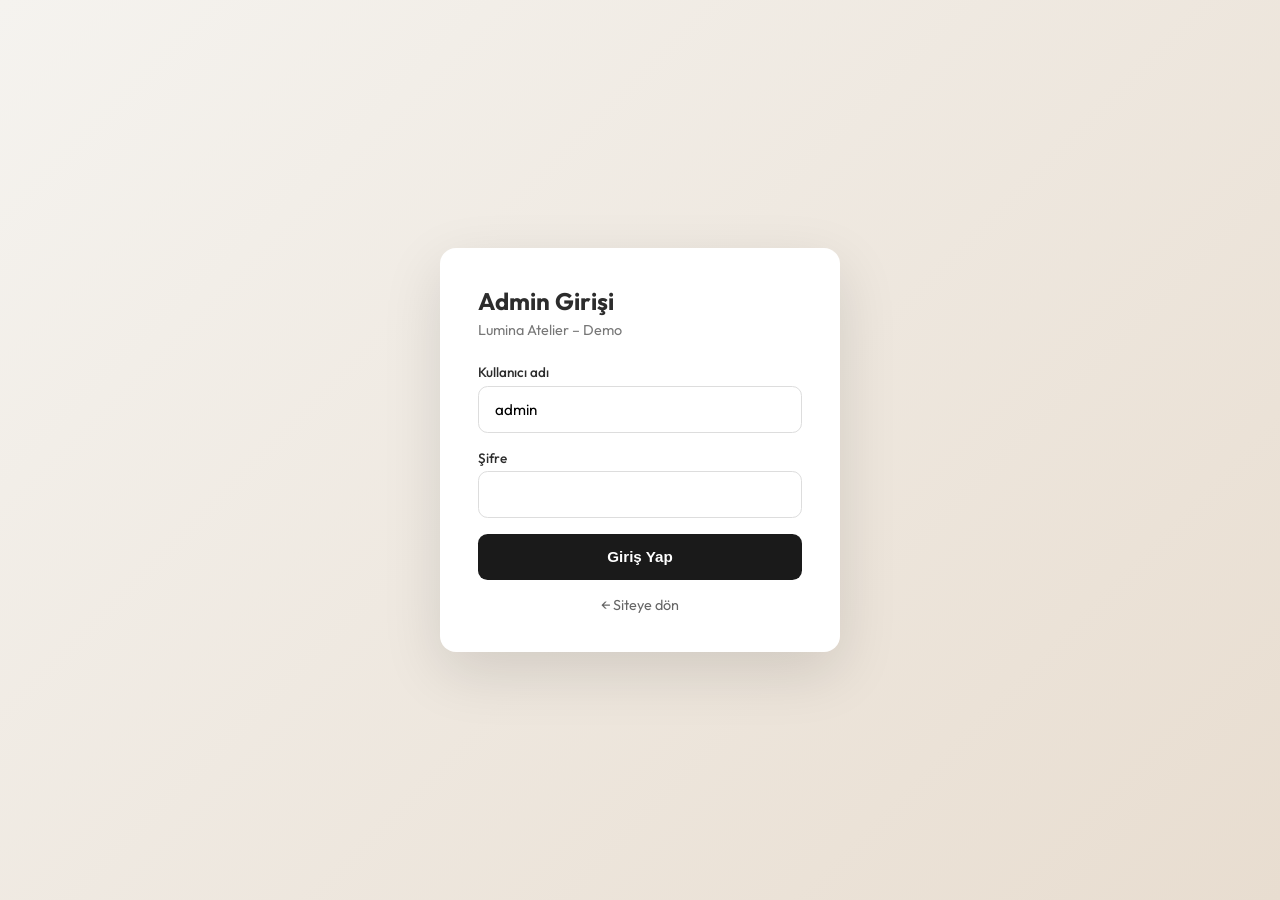
<file: admin/index.html>
<!DOCTYPE html>
<html lang="tr">
<head>
  <meta charset="UTF-8">
  <meta name="viewport" content="width=device-width, initial-scale=1.0">
  <title>Admin | Lumina Atelier</title>
  <link href="https://fonts.googleapis.com/css2?family=Outfit:wght@400;500;600&display=swap" rel="stylesheet">
  <link rel="stylesheet" href="../assets/css/admin.css">
</head>
<body>
  <div id="login-screen" class="login-screen">
    <div class="login-box">
      <h1>Admin Girişi</h1>
      <p class="sub">Lumina Atelier – Demo</p>
      <div id="login-error" class="error" hidden></div>
      <form id="login-form">
        <label>Kullanıcı adı</label>
        <input type="text" id="login-user" value="admin" required>
        <label>Şifre</label>
        <input type="password" id="login-pass" required>
        <button type="submit">Giriş Yap</button>
      </form>
      <a href="../index.html" class="back-link">← Siteye dön</a>
      </div>
  </div>

  <div id="dashboard" class="dashboard" hidden>
    <aside class="sidebar">
      <div class="sidebar-brand">LUMINA Admin</div>
      <nav class="sidebar-nav">
        <button data-tab="general" class="active">Genel</button>
        <button data-tab="colors">Renkler</button>
        <button data-tab="hero">Hero</button>
        <button data-tab="services">Hizmetler</button>
        <button data-tab="gallery">Galeri</button>
        <button data-tab="about">Hakkımızda</button>
        <button data-tab="testimonials">Yorumlar</button>
        <button data-tab="seo">SEO & Sosyal</button>
        <button data-tab="backup">Yedek / Dışa Aktar</button>
      </nav>
      <div class="sidebar-footer">
        <a href="../index.html" target="_blank">Siteyi Görüntüle</a>
        <button id="btn-logout">Çıkış</button>
      </div>
    </aside>

    <main class="main">
      <header class="main-header">
        <h2 id="tab-title">Genel Ayarlar</h2>
        <div class="header-actions">
          <button id="btn-reset" class="btn-outline">Varsayılana Sıfırla</button>
          <button id="btn-save" class="btn-primary">Kaydet</button>
        </div>
      </header>

      <div class="notice">
        Değişiklikler bu tarayıcıda localStorage’a kaydedilir ve hemen yansır. Diğer ziyaretçiler veya cihazlar için JSON export + dosya güncellemesi gerekir.
      </div>

      <!-- GENERAL -->
      <section class="tab-panel active" data-panel="general">
        <div class="form-grid">
          <div class="field"><label>Firma Adı</label><input type="text" data-path="business.name"></div>
          <div class="field"><label>Logo Metni</label><input type="text" data-path="business.logoText"></div>
          <div class="field full"><label>Slogan / Tagline</label><input type="text" data-path="business.tagline"></div>
          <div class="field"><label>Telefon</label><input type="text" data-path="business.phone"></div>
          <div class="field"><label>WhatsApp (90532...)</label><input type="text" data-path="business.whatsapp"></div>
          <div class="field"><label>E-posta</label><input type="email" data-path="business.email"></div>
          <div class="field full"><label>Adres</label><input type="text" data-path="business.address"></div>
          <div class="field full"><label>Çalışma Saatleri</label><input type="text" data-path="business.hours"></div>
          <div class="field full">
            <label>Logo Yükle (max 1.5 MB)</label>
            <input type="file" id="logo-upload" accept="image/*">
            <div id="logo-preview" class="img-preview"></div>
          </div>
        </div>
      </section>

      <!-- COLORS -->
      <section class="tab-panel" data-panel="colors">
        <div class="presets">
          <button type="button" data-preset="elegant">Elegant Gold</button>
          <button type="button" data-preset="rose">Rose Champagne</button>
          <button type="button" data-preset="ivory">Pure Ivory</button>
        </div>
        <div class="form-grid colors-grid">
          <div class="field"><label>Primary</label><input type="color" data-path="colors.primary"></div>
          <div class="field"><label>Primary Dark</label><input type="color" data-path="colors.primaryDark"></div>
          <div class="field"><label>Secondary</label><input type="color" data-path="colors.secondary"></div>
          <div class="field"><label>Accent</label><input type="color" data-path="colors.accent"></div>
          <div class="field"><label>Text</label><input type="color" data-path="colors.text"></div>
          <div class="field"><label>Text Light</label><input type="color" data-path="colors.textLight"></div>
          <div class="field"><label>Background</label><input type="color" data-path="colors.bg"></div>
          <div class="field"><label>Dark</label><input type="color" data-path="colors.dark"></div>
        </div>
        <div class="live-preview" id="color-preview">
          <div class="preview-card">
            <span class="preview-label">Önizleme</span>
            <h3>Başlık Örneği</h3>
            <p>Bu metin seçilen renklerle görünür.</p>
            <button class="preview-btn">Buton</button>
          </div>
        </div>
      </section>

      <!-- HERO -->
      <section class="tab-panel" data-panel="hero">
        <div class="form-grid">
          <div class="field full"><label>Başlık</label><input type="text" data-path="hero.title"></div>
          <div class="field full"><label>Alt Yazı</label><textarea data-path="hero.subtitle" rows="3"></textarea></div>
          <div class="field"><label>Buton Metni</label><input type="text" data-path="hero.ctaText"></div>
          <div class="field"><label>Buton Linki</label><input type="text" data-path="hero.ctaLink"></div>
          <div class="field full">
            <label>Hero Görseli (URL veya yükle)</label>
            <input type="text" data-path="hero.image" placeholder="https://...">
            <input type="file" id="hero-upload" accept="image/*" style="margin-top:.5rem">
          </div>
        </div>
      </section>

      <!-- SERVICES -->
      <section class="tab-panel" data-panel="services">
        <div id="services-list"></div>
        <button type="button" id="add-service" class="btn-outline">+ Hizmet Ekle</button>
      </section>

      <!-- GALLERY -->
      <section class="tab-panel" data-panel="gallery">
        <div id="gallery-list"></div>
        <div class="field" style="margin-top:1rem">
          <label>Yeni görsel ekle (URL)</label>
          <div style="display:flex;gap:.5rem">
            <input type="text" id="new-gallery-url" placeholder="https://...">
            <button type="button" id="add-gallery" class="btn-primary">Ekle</button>
          </div>
          <input type="file" id="gallery-upload" accept="image/*" style="margin-top:.5rem">
        </div>
      </section>

      <!-- ABOUT -->
      <section class="tab-panel" data-panel="about">
        <div class="form-grid">
          <div class="field full"><label>Başlık</label><input type="text" data-path="about.title"></div>
          <div class="field full"><label>Metin</label><textarea data-path="about.text" rows="4"></textarea></div>
          <div class="field full"><label>Özellikler (her satır bir madde)</label><textarea id="about-features-text" rows="4"></textarea></div>
          <div class="field full"><label>Görsel URL</label><input type="text" data-path="about.image"></div>
        </div>
      </section>

      <!-- TESTIMONIALS -->
      <section class="tab-panel" data-panel="testimonials">
        <div id="testi-list"></div>
        <button type="button" id="add-testi" class="btn-outline">+ Yorum Ekle</button>
      </section>

      <!-- SEO -->
      <section class="tab-panel" data-panel="seo">
        <div class="form-grid">
          <div class="field full"><label>SEO Başlık</label><input type="text" data-path="seo.title"></div>
          <div class="field full"><label>SEO Açıklama</label><textarea data-path="seo.description" rows="2"></textarea></div>
          <div class="field"><label>Instagram URL</label><input type="text" data-path="business.social.instagram"></div>
          <div class="field"><label>Facebook URL</label><input type="text" data-path="business.social.facebook"></div>
          <div class="field"><label>TikTok URL</label><input type="text" data-path="business.social.tiktok"></div>
        </div>
      </section>

      <!-- BACKUP -->
      <section class="tab-panel" data-panel="backup">
        <p>Yapılandırmayı JSON olarak indir. Bu dosyayı başka bir cihazda import ederek aynı ayarları yükleyebilirsin.</p>
        <div style="display:flex;gap:1rem;margin:1.5rem 0;flex-wrap:wrap">
          <button type="button" id="btn-export" class="btn-primary">JSON Dışa Aktar</button>
          <label class="btn-outline" style="cursor:pointer">
            JSON İçe Aktar
            <input type="file" id="import-file" accept=".json" hidden>
          </label>
        </div>
        <div class="notice">
          <strong>Yayınlama notu:</strong> localStorage sadece bu tarayıcıda çalışır. Canlı site için JSON’u indirip geliştiriciye vererek defaults.js dosyasını güncellemesini isteyin veya sunucuya statik dosya olarak deploy edin.
        </div>
      </section>

      <div id="save-toast" class="toast" hidden>Kaydedildi</div>
    </main>
  </div>

  <script src="../assets/js/defaults.js"></script>
  <script src="../assets/js/storage.js"></script>
  <script src="../assets/js/admin.js"></script>
</body>
</html>
</file>
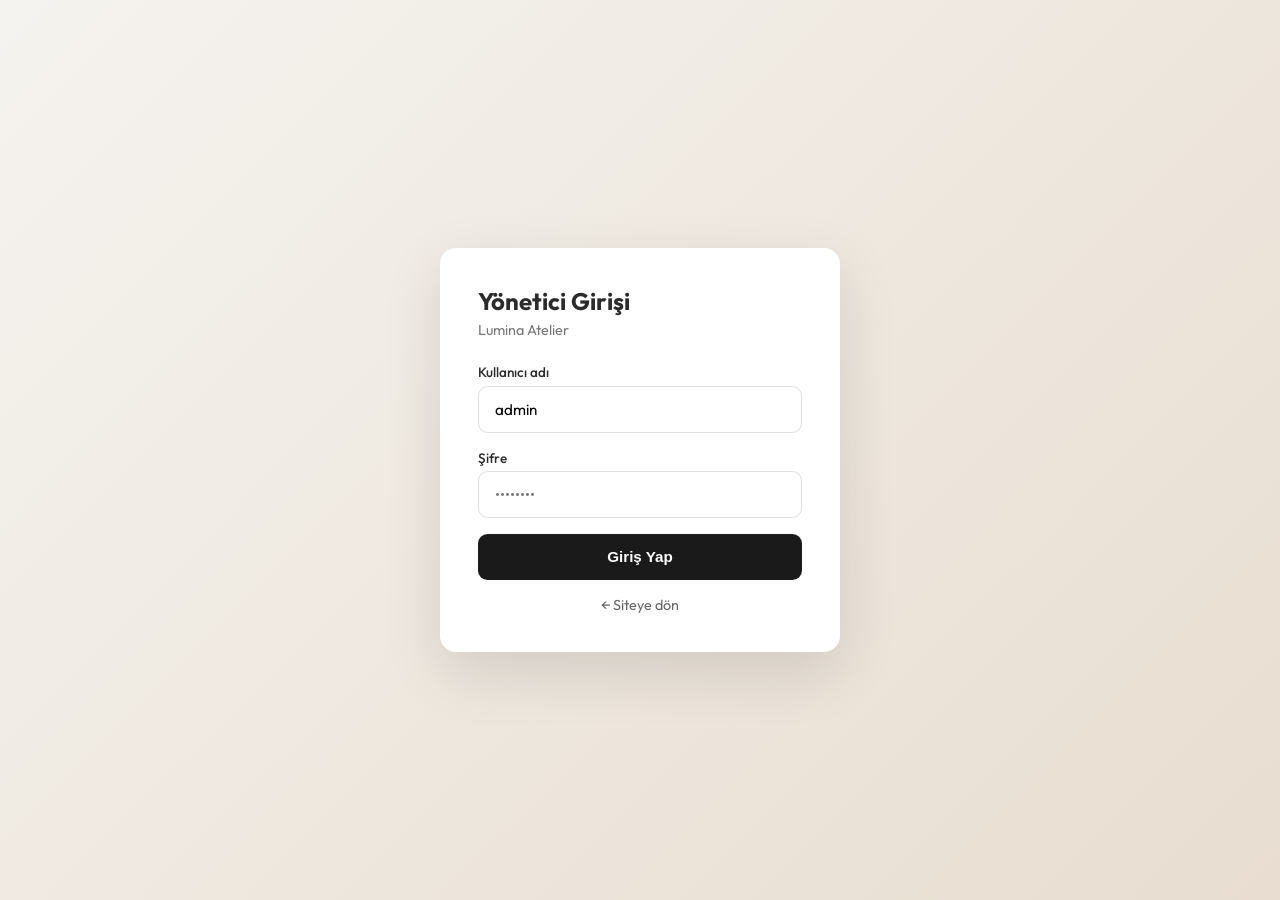
<file: admin.html>
<!DOCTYPE html>
<html lang="tr">
<head>
  <meta charset="UTF-8">
  <meta name="viewport" content="width=device-width, initial-scale=1.0">
  <title>Admin | Lumina Atelier</title>
  <link href="https://fonts.googleapis.com/css2?family=Outfit:wght@400;500;600;700&display=swap" rel="stylesheet">
  <link rel="stylesheet" href="assets/css/admin.css">
</head>
<body>
  <div id="login-screen" class="login-screen">
    <div class="login-box">
      <h1>Yönetici Girişi</h1>
      <p class="sub">Lumina Atelier</p>
      <div id="login-error" class="error" hidden></div>
      <form id="login-form">
        <label>Kullanıcı adı</label>
        <input type="text" id="login-user" value="admin" required>
        <label>Şifre</label>
        <input type="password" id="login-pass" placeholder="••••••••" required>
        <button type="submit">Giriş Yap</button>
      </form>
      <a href="index.html" class="back-link">← Siteye dön</a>
    </div>
  </div>

  <div id="dashboard" class="dashboard" hidden>
    <aside class="sidebar">
      <div class="sidebar-brand">LUMINA Admin</div>
      <nav class="sidebar-nav">
        <button data-tab="general" class="active">Genel</button>
        <button data-tab="colors">Renkler</button>
        <button data-tab="hero">Hero</button>
        <button data-tab="services">Hizmetler</button>
        <button data-tab="gallery">Galeri</button>
        <button data-tab="about">Hakkımızda</button>
        <button data-tab="testimonials">Yorumlar</button>
        <button data-tab="seo">SEO & Sosyal</button>
        <button data-tab="backup">Yedek</button>
      </nav>
      <div class="sidebar-footer">
        <a href="index.html" target="_blank">↗ Siteyi Görüntüle</a>
        <button id="btn-logout">Çıkış Yap</button>
      </div>
    </aside>

    <main class="main">
      <header class="main-header">
        <div>
          <h2 id="tab-title">Genel Ayarlar</h2>
          <p class="subtitle">Her değişiklik otomatik kaydedilir</p>
        </div>
        <div class="header-actions">
          <button id="btn-reset" class="btn-outline">Sıfırla</button>
          <button id="btn-save" class="btn-primary">Kaydet</button>
        </div>
      </header>

      <div class="notice">
        <strong>ℹ Bilgi:</strong> Değişiklikler bu tarayıcının localStorage'ına yazılır ve aynı tarayıcıda siteyi yenilediğinde yansır. Başka ziyaretçiler için "Yedek" sekmesinden JSON indirip <code>defaults.js</code> dosyasını güncellemen gerekir.
      </div>

      <section class="tab-panel active" data-panel="general">
        <div class="section-intro">
          <strong>Firma & İletişim Bilgileri</strong>
          Bu alandaki bilgiler sitenin navbar, footer ve iletişim bölümünde görünür. Logo metni boşsa firma adı kullanılır.
        </div>
        <div class="form-grid">
          <div class="field"><label>Firma Adı</label><input type="text" data-path="business.name"><small class="field-help">Footer telif hakkı ve SEO başlığında kullanılır.</small></div>
          <div class="field"><label>Logo Metni</label><input type="text" data-path="business.logoText"><small class="field-help">Navbar'da görünen marka yazısı.</small></div>
          <div class="field full"><label>Slogan</label><input type="text" data-path="business.tagline"></div>
          <div class="field"><label>Telefon</label><input type="text" data-path="business.phone"></div>
          <div class="field"><label>WhatsApp (905XX…)</label><input type="text" data-path="business.whatsapp"></div>
          <div class="field"><label>E-posta</label><input type="email" data-path="business.email"></div>
          <div class="field"><label>Çalışma Saatleri</label><input type="text" data-path="business.hours"></div>
          <div class="field full"><label>Adres</label><input type="text" data-path="business.address"></div>
          <div class="field full">
            <label>Logo Görseli (opsiyonel)</label>
            <input type="file" id="logo-upload" accept="image/*">
            <small class="field-help">Yüklersen navbar'da metin yerine bu görsel görünür.</small>
            <div id="logo-preview" class="img-preview"></div>
          </div>
        </div>
      </section>

      <section class="tab-panel" data-panel="colors">
        <div class="section-intro">
          <strong>Tema Presetleri</strong>
          Tek tıkla tüm sitenin renk paletini değiştirir. Navbar, footer, sidebar, buton ve metin renkleri otomatik uyum sağlar.
        </div>

        <div class="theme-presets">
          <button type="button" class="theme-card" data-preset="elegant">
            <div class="theme-swatches">
              <span style="background:#C9A87C"></span>
              <span style="background:#FDFBF8"></span>
              <span style="background:#1A1A1A"></span>
            </div>
            <strong>Elegant Gold</strong>
            <small>Krem · Şampanya · Altın</small>
          </button>
          <button type="button" class="theme-card" data-preset="rose">
            <div class="theme-swatches">
              <span style="background:#D4A5A5"></span>
              <span style="background:#FDF8F8"></span>
              <span style="background:#2A1F1F"></span>
            </div>
            <strong>Rose Champagne</strong>
            <small>Pudra · Gül · Şeftali</small>
          </button>
          <button type="button" class="theme-card" data-preset="modern">
            <div class="theme-swatches">
              <span style="background:#E84A7F"></span>
              <span style="background:#241528"></span>
              <span style="background:#0D080E"></span>
            </div>
            <strong>Modern Dark</strong>
            <small>Pembe · Erik · Gece</small>
          </button>
          <button type="button" class="theme-card" data-preset="clinic">
            <div class="theme-swatches">
              <span style="background:#2A9D8F"></span>
              <span style="background:#F7FBFA"></span>
              <span style="background:#0F1F1C"></span>
            </div>
            <strong>Clinic Sage</strong>
            <small>Adaçayı · Teal · Klinik</small>
          </button>
        </div>

        <div class="colors-section-title">Marka & Vurgu</div>
        <div class="form-grid colors-grid">
          <div class="field"><label>Primary (ana vurgu)</label><input type="color" data-path="colors.primary"></div>
          <div class="field"><label>Primary Dark (hover)</label><input type="color" data-path="colors.primaryDark"></div>
          <div class="field"><label>Accent (kenarlık)</label><input type="color" data-path="colors.accent"></div>
        </div>

        <div class="colors-section-title">Arka Planlar</div>
        <div class="form-grid colors-grid">
          <div class="field"><label>Sayfa Arka Planı</label><input type="color" data-path="colors.bg"></div>
          <div class="field"><label>Kart / Panel</label><input type="color" data-path="colors.card"></div>
          <div class="field"><label>Secondary (ara bölüm)</label><input type="color" data-path="colors.secondary"></div>
          <div class="field"><label>Dark (başlık/footer)</label><input type="color" data-path="colors.dark"></div>
        </div>

        <div class="colors-section-title">Metin</div>
        <div class="form-grid colors-grid">
          <div class="field"><label>Ana Metin</label><input type="color" data-path="colors.text"></div>
          <div class="field"><label>Soluk Metin</label><input type="color" data-path="colors.textLight"></div>
        </div>

        <div class="colors-section-title">Navbar & Footer (opsiyonel override)</div>
        <div class="form-grid colors-grid">
          <div class="field"><label>Navbar Arka Planı</label><input type="text" data-path="colors.navbarBg" placeholder="rgba(...) veya #hex"></div>
          <div class="field"><label>Footer Arka Planı</label><input type="color" data-path="colors.footerBg"></div>
          <div class="field"><label>Footer Vurgu</label><input type="color" data-path="colors.footerText"></div>
        </div>

        <div class="live-preview">
          <div class="preview-card">
            <span class="preview-label">Canlı Önizleme</span>
            <h3>Başlık Örneği</h3>
            <p>Bu metin seçilen renklerle görünür.</p>
            <button class="preview-btn">Buton</button>
          </div>
        </div>
      </section>

      <section class="tab-panel" data-panel="hero">
        <div class="section-intro"><strong>Hero (Anasayfa Üst Bölümü)</strong>Sitenin ilk gördüğü alandır. Görsel URL'sini değiştir veya dosya yükle.</div>
        <div class="form-grid">
          <div class="field full"><label>Başlık</label><input type="text" data-path="hero.title"></div>
          <div class="field full"><label>Alt Yazı</label><textarea data-path="hero.subtitle" rows="3"></textarea></div>
          <div class="field"><label>Buton Metni</label><input type="text" data-path="hero.ctaText"></div>
          <div class="field"><label>Buton Linki</label><input type="text" data-path="hero.ctaLink"></div>
          <div class="field full">
            <label>Hero Görseli (URL)</label>
            <input type="text" data-path="hero.image" placeholder="https://...">
            <input type="file" id="hero-upload" accept="image/*" style="margin-top:.5rem">
            <small class="field-help">Önerilen: en az 1600x1000, yatay fotoğraf.</small>
          </div>
        </div>
      </section>

      <section class="tab-panel" data-panel="services">
        <div class="section-intro"><strong>Hizmetler</strong>Her hizmet kart olarak sitede görünür. "Görünür" işaretini kaldırırsan sitede saklanır.</div>
        <div id="services-list"></div>
        <button type="button" id="add-service" class="btn-outline">+ Yeni Hizmet Ekle</button>
      </section>

      <section class="tab-panel" data-panel="gallery">
        <div class="section-intro"><strong>Galeri</strong>Sıralama önemlidir — ilk görsel büyük olarak gösterilir.</div>
        <div id="gallery-list"></div>
        <div class="field" style="margin-top:1.2rem">
          <label>Yeni Görsel URL</label>
          <div style="display:flex;gap:.5rem">
            <input type="text" id="new-gallery-url" placeholder="https://...">
            <button type="button" id="add-gallery" class="btn-primary">Ekle</button>
          </div>
          <label style="margin-top:.8rem">veya dosya yükle</label>
          <input type="file" id="gallery-upload" accept="image/*">
        </div>
      </section>

      <section class="tab-panel" data-panel="about">
        <div class="section-intro"><strong>Hakkımızda</strong>Özellikler listesi her satıra bir madde olacak şekilde girilir.</div>
        <div class="form-grid">
          <div class="field full"><label>Başlık</label><input type="text" data-path="about.title"></div>
          <div class="field full"><label>Açıklama</label><textarea data-path="about.text" rows="5"></textarea></div>
          <div class="field full"><label>Özellikler (her satır bir madde)</label><textarea id="about-features-text" rows="5"></textarea></div>
          <div class="field full"><label>Görsel URL</label><input type="text" data-path="about.image"></div>
        </div>
      </section>

      <section class="tab-panel" data-panel="testimonials">
        <div class="section-intro"><strong>Yorumlar</strong>Ziyaretçi yorumları "onay bekliyor" durumunda gelir. "Onaylı" kutusunu işaretlersen sitede görünür.</div>
        <div id="testi-list"></div>
        <button type="button" id="add-testi" class="btn-outline">+ Yeni Yorum Ekle</button>
      </section>

      <section class="tab-panel" data-panel="seo">
        <div class="section-intro"><strong>SEO & Sosyal Medya</strong>Arama motoru sonuçlarında ve paylaşımlarda görünen bilgiler.</div>
        <div class="form-grid">
          <div class="field full"><label>Sayfa Başlığı</label><input type="text" data-path="seo.title"></div>
          <div class="field full"><label>Meta Açıklama</label><textarea data-path="seo.description" rows="2"></textarea></div>
          <div class="field"><label>Instagram URL</label><input type="text" data-path="business.social.instagram"></div>
          <div class="field"><label>Facebook URL</label><input type="text" data-path="business.social.facebook"></div>
          <div class="field"><label>TikTok URL</label><input type="text" data-path="business.social.tiktok"></div>
        </div>
      </section>

      <section class="tab-panel" data-panel="backup">
        <div class="section-intro"><strong>Yedekle & İçe Aktar</strong>JSON dosyası tüm ayarları içerir.</div>
        <div style="display:flex;gap:1rem;margin:1.5rem 0;flex-wrap:wrap">
          <button type="button" id="btn-export" class="btn-primary">⬇ JSON İndir</button>
          <label class="btn-outline" style="cursor:pointer">
            ⬆ JSON Yükle
            <input type="file" id="import-file" accept=".json" hidden>
          </label>
        </div>
        <div class="notice">
          <strong>Yayınlama notu:</strong> localStorage sadece bu tarayıcıda çalışır. Canlı site için JSON'u indirip <code>defaults.js</code>'i güncelleyerek sunucuya yeniden deploy etmen gerekir.
        </div>
      </section>

      <div id="save-toast" class="toast" hidden>Kaydedildi</div>
    </main>
  </div>

  <script src="assets/js/defaults.js"></script>
  <script src="assets/js/storage.js"></script>
  <script src="assets/js/admin.js"></script>
</body>
</html>
</file>
<file: assets/css/admin.css>
[hidden] { display: none !important; }
* { box-sizing: border-box; margin: 0; padding: 0; }
body { font-family: 'Outfit', system-ui, sans-serif; background: #f5f3ef; color: #2c2c2c; min-height: 100vh; }

.login-screen { min-height: 100vh; display: flex; align-items: center; justify-content: center; padding: 1.5rem; background: linear-gradient(135deg, #f5f3ef, #e8ddd0); }
.login-box { background: #fff; border-radius: 1rem; padding: 2.4rem; width: 100%; max-width: 400px; box-shadow: 0 20px 60px rgba(0,0,0,.12); }
.login-box h1 { font-size: 1.5rem; margin-bottom: .3rem; }
.sub { color: #777; font-size: .9rem; margin-bottom: 1.5rem; }
.login-box label { display: block; font-size: .85rem; font-weight: 500; margin-bottom: .3rem; }
.login-box input { width: 100%; padding: .8rem 1rem; border: 1px solid #ddd; border-radius: .6rem; margin-bottom: 1rem; font-family: inherit; font-size: .95rem; }
.login-box button { width: 100%; padding: .9rem; background: #1a1a1a; color: #fff; border: none; border-radius: .6rem; font-weight: 600; cursor: pointer; font-size: .95rem; }
.login-box button:hover { background: #333; }
.error { background: #fee2e2; color: #991b1b; padding: .7rem; border-radius: .5rem; margin-bottom: 1rem; font-size: .9rem; }
.back-link { display: block; text-align: center; margin-top: 1rem; color: #666; font-size: .9rem; text-decoration: none; }
.back-link:hover { color: #000; }

.dashboard { display: none; min-height: 100vh; }
.dashboard.is-open { display: flex; }
.sidebar { width: 260px; background: #141414; color: #eee; display: flex; flex-direction: column; flex-shrink: 0; }
.sidebar-brand { padding: 1.5rem 1.4rem; font-weight: 700; letter-spacing: .15em; font-size: .95rem; border-bottom: 1px solid #2a2a2a; }
.sidebar-nav { flex: 1; padding: 1rem 0; overflow-y: auto; }
.sidebar-nav button { display: flex; align-items: center; gap: .6rem; width: 100%; text-align: left; padding: .75rem 1.4rem; background: none; border: none; color: #999; font-family: inherit; font-size: .92rem; cursor: pointer; transition: all .2s; }
.sidebar-nav button::before { content: "›"; font-size: 1.1rem; opacity: .5; }
.sidebar-nav button:hover { background: #1f1f1f; color: #fff; }
.sidebar-nav button.active { background: #262626; color: #E8C57A; }
.sidebar-nav button.active::before { opacity: 1; color: #E8C57A; }
.sidebar-footer { padding: 1rem 1.4rem; border-top: 1px solid #2a2a2a; }
.sidebar-footer a { color: #E8C57A; font-size: .85rem; text-decoration: none; display: block; margin-bottom: .7rem; }
.sidebar-footer button { background: none; border: 1px solid #444; color: #ccc; padding: .5rem .9rem; border-radius: .4rem; cursor: pointer; font-size: .85rem; width: 100%; }
.sidebar-footer button:hover { border-color: #dc2626; color: #fca5a5; }

.main { flex: 1; padding: 1.8rem 2.2rem; overflow-y: auto; }
.main-header { display: flex; justify-content: space-between; align-items: center; margin-bottom: 1.5rem; flex-wrap: wrap; gap: .8rem; padding-bottom: 1.2rem; border-bottom: 1px solid #e5e0d8; }
.main-header h2 { font-size: 1.5rem; font-weight: 600; }
.main-header .subtitle { font-size: .88rem; color: #888; margin-top: .2rem; }
.header-actions { display: flex; gap: .6rem; }
.btn-primary, .btn-outline { padding: .65rem 1.3rem; border-radius: .5rem; font-weight: 500; font-size: .9rem; cursor: pointer; border: none; font-family: inherit; transition: all .2s; }
.btn-primary { background: #141414; color: #fff; }
.btn-primary:hover { background: #333; }
.btn-outline { background: #fff; border: 1px solid #d5cec1; color: #444; }
.btn-outline:hover { border-color: #999; }

.notice { background: #fef9e7; border: 1px solid #f0c040; color: #7a5c00; padding: .9rem 1.1rem; border-radius: .6rem; font-size: .88rem; margin-bottom: 1.5rem; line-height: 1.5; }
.notice strong { color: #5a4400; }

.tab-panel { display: none; }
.tab-panel.active { display: block; animation: fadeIn .3s ease; }
@keyframes fadeIn { from { opacity: 0; transform: translateY(4px); } to { opacity: 1; transform: none; } }

.section-intro { background: #f9f7f3; border-left: 3px solid #E8C57A; padding: 1rem 1.2rem; border-radius: .4rem; margin-bottom: 1.5rem; font-size: .88rem; color: #555; line-height: 1.6; }
.section-intro strong { color: #1a1a1a; display: block; margin-bottom: .3rem; font-size: .95rem; }

.form-grid { display: grid; grid-template-columns: 1fr 1fr; gap: 1.2rem; }
.field.full { grid-column: 1 / -1; }
.field label { display: block; font-size: .84rem; font-weight: 500; margin-bottom: .35rem; color: #333; }
.field-help { display: block; font-size: .75rem; color: #888; margin-top: .35rem; line-height: 1.4; }
.field input[type="text"], .field input[type="email"], .field input[type="color"], .field input[type="number"], .field textarea, .field select { width: 100%; padding: .7rem .9rem; border: 1px solid #ddd; border-radius: .5rem; font-family: inherit; font-size: .92rem; background: #fff; transition: border-color .2s; }
.field input:focus, .field textarea:focus, .field select:focus { outline: none; border-color: #141414; }
.field input[type="color"] { height: 46px; padding: .25rem; cursor: pointer; }
.colors-grid { grid-template-columns: repeat(auto-fit, minmax(160px, 1fr)); }

.img-preview { margin-top: .5rem; }
.img-preview img { max-height: 80px; max-width: 180px; object-fit: contain; border-radius: .4rem; border: 1px solid #eee; background: #fff; }
.gallery-thumb { width: 80px; height: 60px; object-fit: cover; border-radius: .4rem; flex-shrink: 0; background: #eee; }

.live-preview { margin-top: 1.5rem; }
.preview-card { background: var(--preview-bg, #FDFBF8); border: 1px solid #e5e0d8; border-radius: 1rem; padding: 1.5rem; max-width: 340px; }
.preview-card h3 { color: var(--preview-text, #2c2c2c); margin: .5rem 0; font-family: inherit; }
.preview-card p { color: var(--preview-text-light, #6b6b6b); font-size: .9rem; }
.preview-btn { margin-top: .8rem; padding: .5rem 1.2rem; background: var(--preview-primary, #C9A87C); border: none; border-radius: 999px; color: #1a1a1a; font-weight: 500; cursor: default; font-family: inherit; }
.preview-label { font-size: .72rem; text-transform: uppercase; letter-spacing: .12em; color: #999; font-weight: 600; }

/* ---- Theme preset cards ---- */
.theme-presets { display: grid; grid-template-columns: repeat(auto-fit, minmax(180px, 1fr)); gap: 1rem; margin-bottom: 2rem; }
.theme-card { background: #fff; border: 2px solid #e5e0d8; border-radius: .8rem; padding: 1rem; cursor: pointer; transition: all .25s; text-align: left; font-family: inherit; }
.theme-card:hover { border-color: #141414; transform: translateY(-2px); box-shadow: 0 8px 20px rgba(0,0,0,.08); }
.theme-card.active { border-color: #141414; box-shadow: 0 0 0 3px rgba(20,20,20,.1); }
.theme-swatches { display: flex; gap: .35rem; margin-bottom: .8rem; height: 40px; }
.theme-swatches span { flex: 1; border-radius: .35rem; border: 1px solid rgba(0,0,0,.06); }
.theme-card strong { display: block; font-size: .92rem; color: #1a1a1a; margin-bottom: .2rem; }
.theme-card small { color: #888; font-size: .78rem; }

.colors-section-title { font-size: .78rem; text-transform: uppercase; letter-spacing: .12em; color: #666; margin: 1.5rem 0 .8rem; padding-bottom: .4rem; border-bottom: 1px solid #e5e0d8; font-weight: 600; }
.colors-section-title:first-of-type { margin-top: 0; }

.service-item, .gallery-item-admin, .testi-item { background: #fff; border: 1px solid #e5e0d8; border-radius: .7rem; padding: 1rem; margin-bottom: .8rem; }
.service-item .row, .testi-item .row { display: grid; grid-template-columns: 1fr 1fr; gap: .7rem; }
.service-item .row .field.full, .testi-item .row .field.full { grid-column: 1 / -1; }
.service-item .actions, .gallery-item-admin .actions, .testi-item .actions { margin-top: .7rem; display: flex; gap: .5rem; align-items: center; flex-wrap: wrap; padding-top: .7rem; border-top: 1px dashed #eee; }
.service-item button, .gallery-item-admin button, .testi-item button { padding: .4rem .8rem; font-size: .82rem; border-radius: .4rem; border: 1px solid #ddd; background: #fff; cursor: pointer; font-family: inherit; }
.service-item button.danger, .gallery-item-admin button.danger, .testi-item button.danger { color: #b91c1c; border-color: #fecaca; }
.service-item button.danger:hover, .gallery-item-admin button.danger:hover, .testi-item button.danger:hover { background: #fee2e2; }
.gallery-item-admin { display: flex; align-items: center; gap: .7rem; }
.gallery-item-admin input { flex: 1; padding: .5rem .7rem; border: 1px solid #ddd; border-radius: .4rem; font-family: inherit; }
.gallery-item-admin .actions { margin-top: 0; padding-top: 0; border-top: none; }

.toast { position: fixed; bottom: 1.5rem; right: 1.5rem; background: #166534; color: #fff; padding: .9rem 1.5rem; border-radius: .6rem; font-weight: 500; z-index: 100; box-shadow: 0 8px 24px rgba(0,0,0,.2); }

@media (max-width: 900px) {
  .dashboard { flex-direction: column; }
  .sidebar { width: 100%; }
  .sidebar-nav { display: flex; overflow-x: auto; padding: .5rem 0; }
  .sidebar-nav button { white-space: nowrap; padding: .6rem 1rem; }
  .sidebar-nav button::before { display: none; }
  .form-grid { grid-template-columns: 1fr; }
  .main { padding: 1rem; }
  .main-header h2 { font-size: 1.2rem; }
}
</file>
